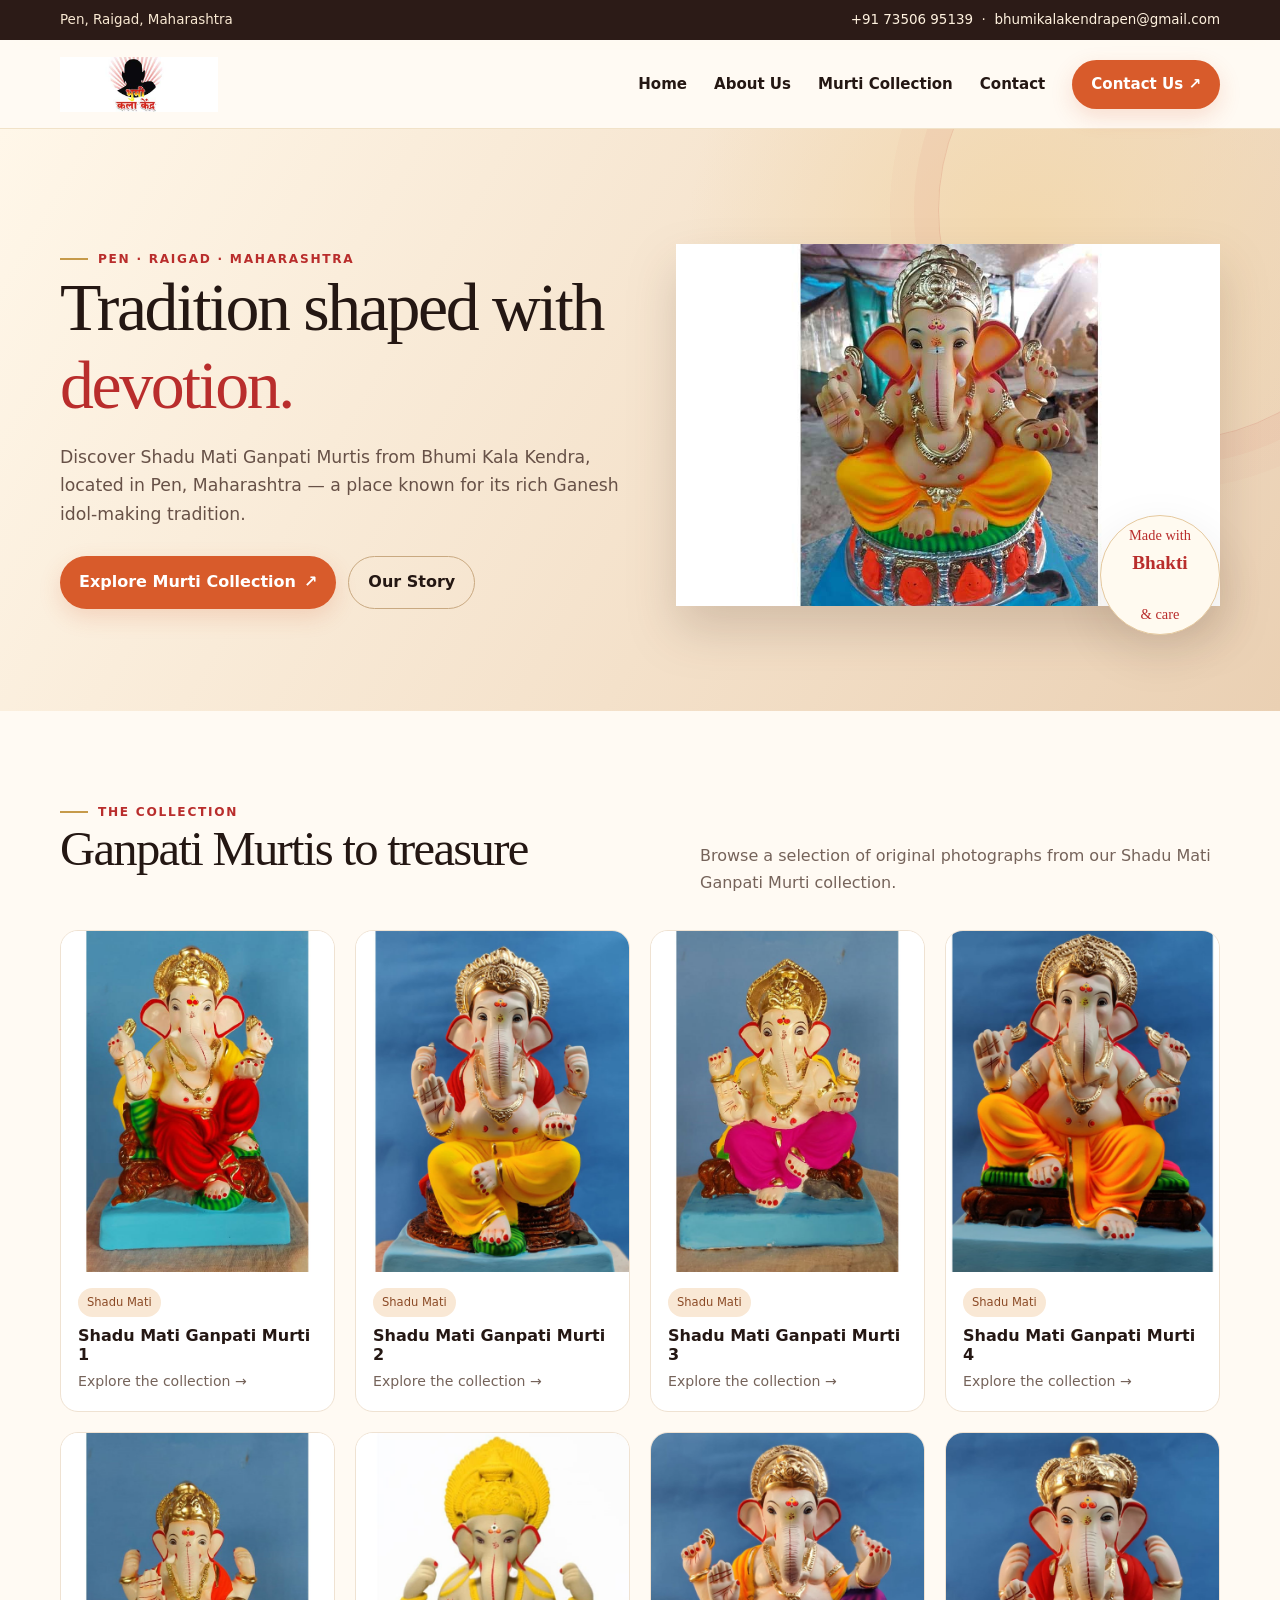
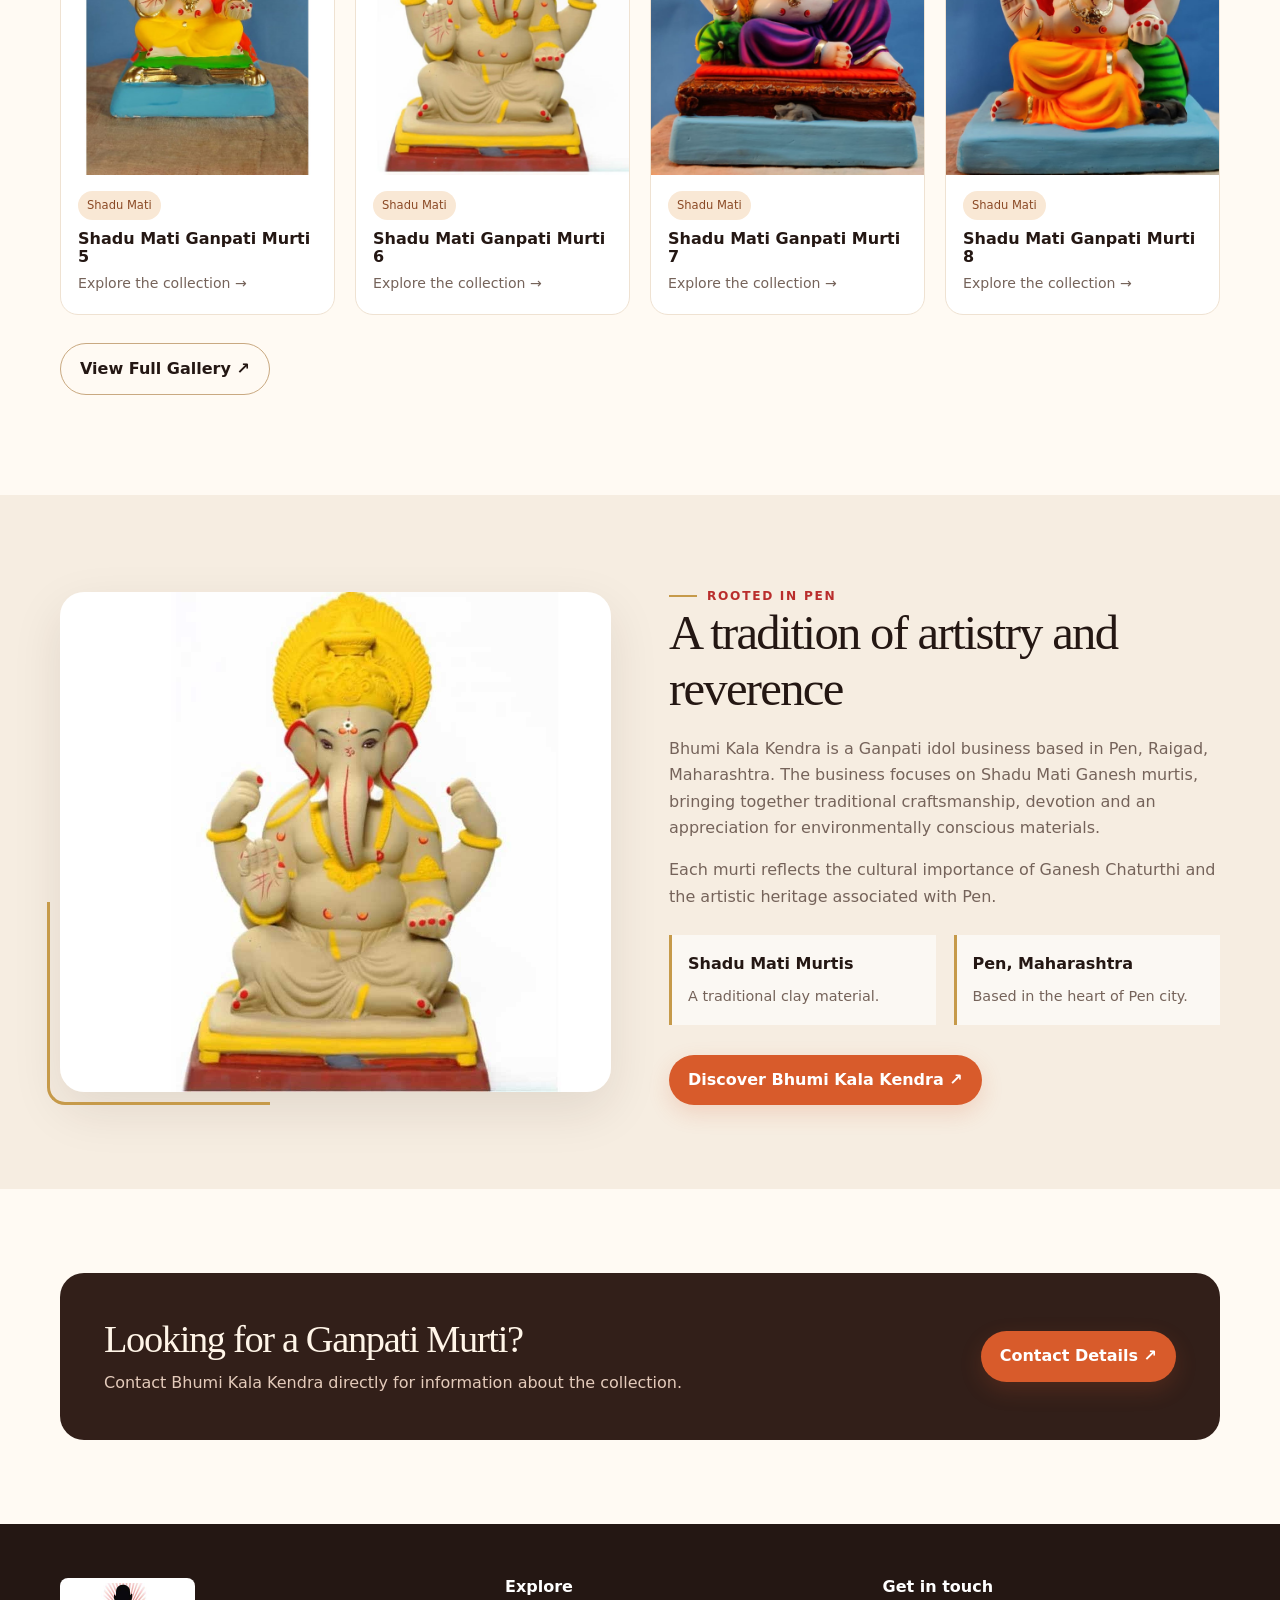
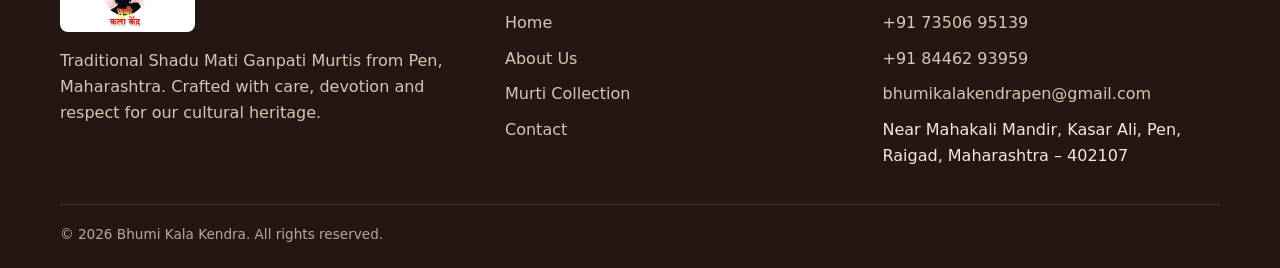
<file: index.html>
<!doctype html>
<html lang="en"><head><meta charset="utf-8"><meta name="viewport" content="width=device-width, initial-scale=1">
<title>Bhumi Kala Kendra | Pen Ganpati Murti &amp; Shadu Mati Ganesh Idols</title><meta name="description" content="Explore Shadu Mati Ganpati Murtis from Bhumi Kala Kendra in Pen, Raigad, Maharashtra. View the original murti gallery and contact the business directly.">
<meta name="theme-color" content="#fffaf3"><meta property="og:type" content="website"><meta property="og:site_name" content="Bhumi Kala Kendra"><meta property="og:title" content="Bhumi Kala Kendra | Pen Ganpati Murti &amp; Shadu Mati Ganesh Idols"><meta property="og:description" content="Explore Shadu Mati Ganpati Murtis from Bhumi Kala Kendra in Pen, Raigad, Maharashtra. View the original murti gallery and contact the business directly."><meta property="og:url" content="https://www.penganpati.com/">
<link rel="canonical" href="https://www.penganpati.com/index.html"><link rel="icon" href="assets/images/favicon.jpg"><link rel="stylesheet" href="assets/css/styles.css">
<script type="application/ld+json">{"@context":"https://schema.org","@type":"LocalBusiness","name":"Bhumi Kala Kendra","url":"https://www.penganpati.com/","email":"bhumikalakendrapen@gmail.com","telephone":["+917350695139","+918446293959"],"address":{"@type":"PostalAddress","streetAddress":"Near Mahakali Mandir, Kasar Ali","addressLocality":"Pen","addressRegion":"Maharashtra","postalCode":"402107","addressCountry":"IN"}}</script></head><body><div class="topbar"><div class="container"><span>Pen, Raigad, Maharashtra</span><span><a href="tel:+917350695139">+91 73506 95139</a> &nbsp;·&nbsp; <a href="mailto:bhumikalakendrapen@gmail.com">bhumikalakendrapen@gmail.com</a></span></div></div>
<header class="site-header"><div class="container nav-wrap"><a class="brand" href="index.html" aria-label="Bhumi Kala Kendra home"><img src="assets/images/bhumi-kala-kendra-logo.jpg" alt="Bhumi Kala Kendra logo"></a><button class="menu-toggle" aria-label="Toggle navigation" aria-expanded="false">☰</button><nav class="nav" aria-label="Main navigation"><a href="index.html" aria-current="page">Home</a><a href="about.html" >About Us</a><a href="gallery.html" >Murti Collection</a><a href="contact.html" >Contact</a><a class="nav-cta" href="contact.html">Contact Us ↗</a></nav></div></header><main><section class="hero"><div class="container hero-grid"><div><span class="eyebrow">Pen · Raigad · Maharashtra</span><h1>Tradition shaped with <em>devotion.</em></h1><p>Discover Shadu Mati Ganpati Murtis from Bhumi Kala Kendra, located in Pen, Maharashtra — a place known for its rich Ganesh idol-making tradition.</p><div class="hero-actions"><a class="btn" href="gallery.html">Explore Murti Collection <span>↗</span></a><a class="btn secondary" href="about.html">Our Story</a></div></div><div class="hero-visual"><img src="assets/images/photo-62.jpg" alt="Shadu Mati Ganpati Murti from Bhumi Kala Kendra" fetchpriority="high"><div class="hero-seal">Made with<br><strong>Bhakti</strong><br>& care</div></div></div></section>
<section class="section"><div class="container"><div class="section-head"><div><span class="eyebrow">The collection</span><h2>Ganpati Murtis to treasure</h2></div><p>Browse a selection of original photographs from our Shadu Mati Ganpati Murti collection.</p></div><div class="product-grid"><a class="product-card" href="gallery.html"><div class="photo"><img src="assets/images/photo-46.jpg" alt="Shadu Mati Ganpati Murti 1" loading="lazy" width="600" height="750"></div><div class="product-info"><span class="pill">Shadu Mati</span><h3>Shadu Mati Ganpati Murti 1</h3><p>Explore the collection →</p></div></a><a class="product-card" href="gallery.html"><div class="photo"><img src="assets/images/photo-47.jpg" alt="Shadu Mati Ganpati Murti 2" loading="lazy" width="600" height="750"></div><div class="product-info"><span class="pill">Shadu Mati</span><h3>Shadu Mati Ganpati Murti 2</h3><p>Explore the collection →</p></div></a><a class="product-card" href="gallery.html"><div class="photo"><img src="assets/images/photo-48.jpg" alt="Shadu Mati Ganpati Murti 3" loading="lazy" width="600" height="750"></div><div class="product-info"><span class="pill">Shadu Mati</span><h3>Shadu Mati Ganpati Murti 3</h3><p>Explore the collection →</p></div></a><a class="product-card" href="gallery.html"><div class="photo"><img src="assets/images/photo-49.jpg" alt="Shadu Mati Ganpati Murti 4" loading="lazy" width="600" height="750"></div><div class="product-info"><span class="pill">Shadu Mati</span><h3>Shadu Mati Ganpati Murti 4</h3><p>Explore the collection →</p></div></a><a class="product-card" href="gallery.html"><div class="photo"><img src="assets/images/photo-50.jpg" alt="Shadu Mati Ganpati Murti 5" loading="lazy" width="600" height="750"></div><div class="product-info"><span class="pill">Shadu Mati</span><h3>Shadu Mati Ganpati Murti 5</h3><p>Explore the collection →</p></div></a><a class="product-card" href="gallery.html"><div class="photo"><img src="assets/images/photo-51.jpg" alt="Shadu Mati Ganpati Murti 6" loading="lazy" width="600" height="750"></div><div class="product-info"><span class="pill">Shadu Mati</span><h3>Shadu Mati Ganpati Murti 6</h3><p>Explore the collection →</p></div></a><a class="product-card" href="gallery.html"><div class="photo"><img src="assets/images/photo-52.jpg" alt="Shadu Mati Ganpati Murti 7" loading="lazy" width="600" height="750"></div><div class="product-info"><span class="pill">Shadu Mati</span><h3>Shadu Mati Ganpati Murti 7</h3><p>Explore the collection →</p></div></a><a class="product-card" href="gallery.html"><div class="photo"><img src="assets/images/photo-53.jpg" alt="Shadu Mati Ganpati Murti 8" loading="lazy" width="600" height="750"></div><div class="product-info"><span class="pill">Shadu Mati</span><h3>Shadu Mati Ganpati Murti 8</h3><p>Explore the collection →</p></div></a></div><p style="margin-top:28px"><a class="btn secondary" href="gallery.html">View Full Gallery ↗</a></p></div></section>
<section class="section soft"><div class="container split"><div class="split-photo"><img src="assets/images/about_photo.jpg" alt="Bhumi Kala Kendra Ganpati Murti craftsmanship" loading="lazy"></div><div class="split-copy"><span class="eyebrow">Rooted in Pen</span><h2>A tradition of artistry and reverence</h2><p>Bhumi Kala Kendra is a Ganpati idol business based in Pen, Raigad, Maharashtra. The business focuses on Shadu Mati Ganesh murtis, bringing together traditional craftsmanship, devotion and an appreciation for environmentally conscious materials.</p><p>Each murti reflects the cultural importance of Ganesh Chaturthi and the artistic heritage associated with Pen.</p><div class="feature-list"><div class="feature"><strong>Shadu Mati Murtis</strong><span>A traditional clay material.</span></div><div class="feature"><strong>Pen, Maharashtra</strong><span>Based in the heart of Pen city.</span></div></div><a class="btn" href="about.html">Discover Bhumi Kala Kendra ↗</a></div></div></section>
<section class="section"><div class="container"><div class="cta-band"><div><h2>Looking for a Ganpati Murti?</h2><p>Contact Bhumi Kala Kendra directly for information about the collection.</p></div><a class="btn" href="contact.html">Contact Details ↗</a></div></div></section></main><footer class="footer"><div class="container"><div class="footer-grid"><div><img class="footer-logo" src="assets/images/bhumi-kala-kendra-logo.jpg" alt="Bhumi Kala Kendra"><p>Traditional Shadu Mati Ganpati Murtis from Pen, Maharashtra. Crafted with care, devotion and respect for our cultural heritage.</p></div><div><h3>Explore</h3><div class="footer-links"><a href="index.html">Home</a><a href="about.html">About Us</a><a href="gallery.html">Murti Collection</a><a href="contact.html">Contact</a></div></div><div><h3>Get in touch</h3><div class="footer-links"><a href="tel:+917350695139">+91 73506 95139</a><a href="tel:+918446293959">+91 84462 93959</a><a href="mailto:bhumikalakendrapen@gmail.com">bhumikalakendrapen@gmail.com</a><span>Near Mahakali Mandir, Kasar Ali, Pen, Raigad, Maharashtra – 402107</span></div></div></div><div class="copyright">© 2026 Bhumi Kala Kendra. All rights reserved.</div></div></footer><div class="lightbox" role="dialog" aria-label="Image preview" aria-modal="true"><button aria-label="Close image preview">×</button><img alt=""></div><script src="assets/js/site.js" defer></script></body></html>
</file>
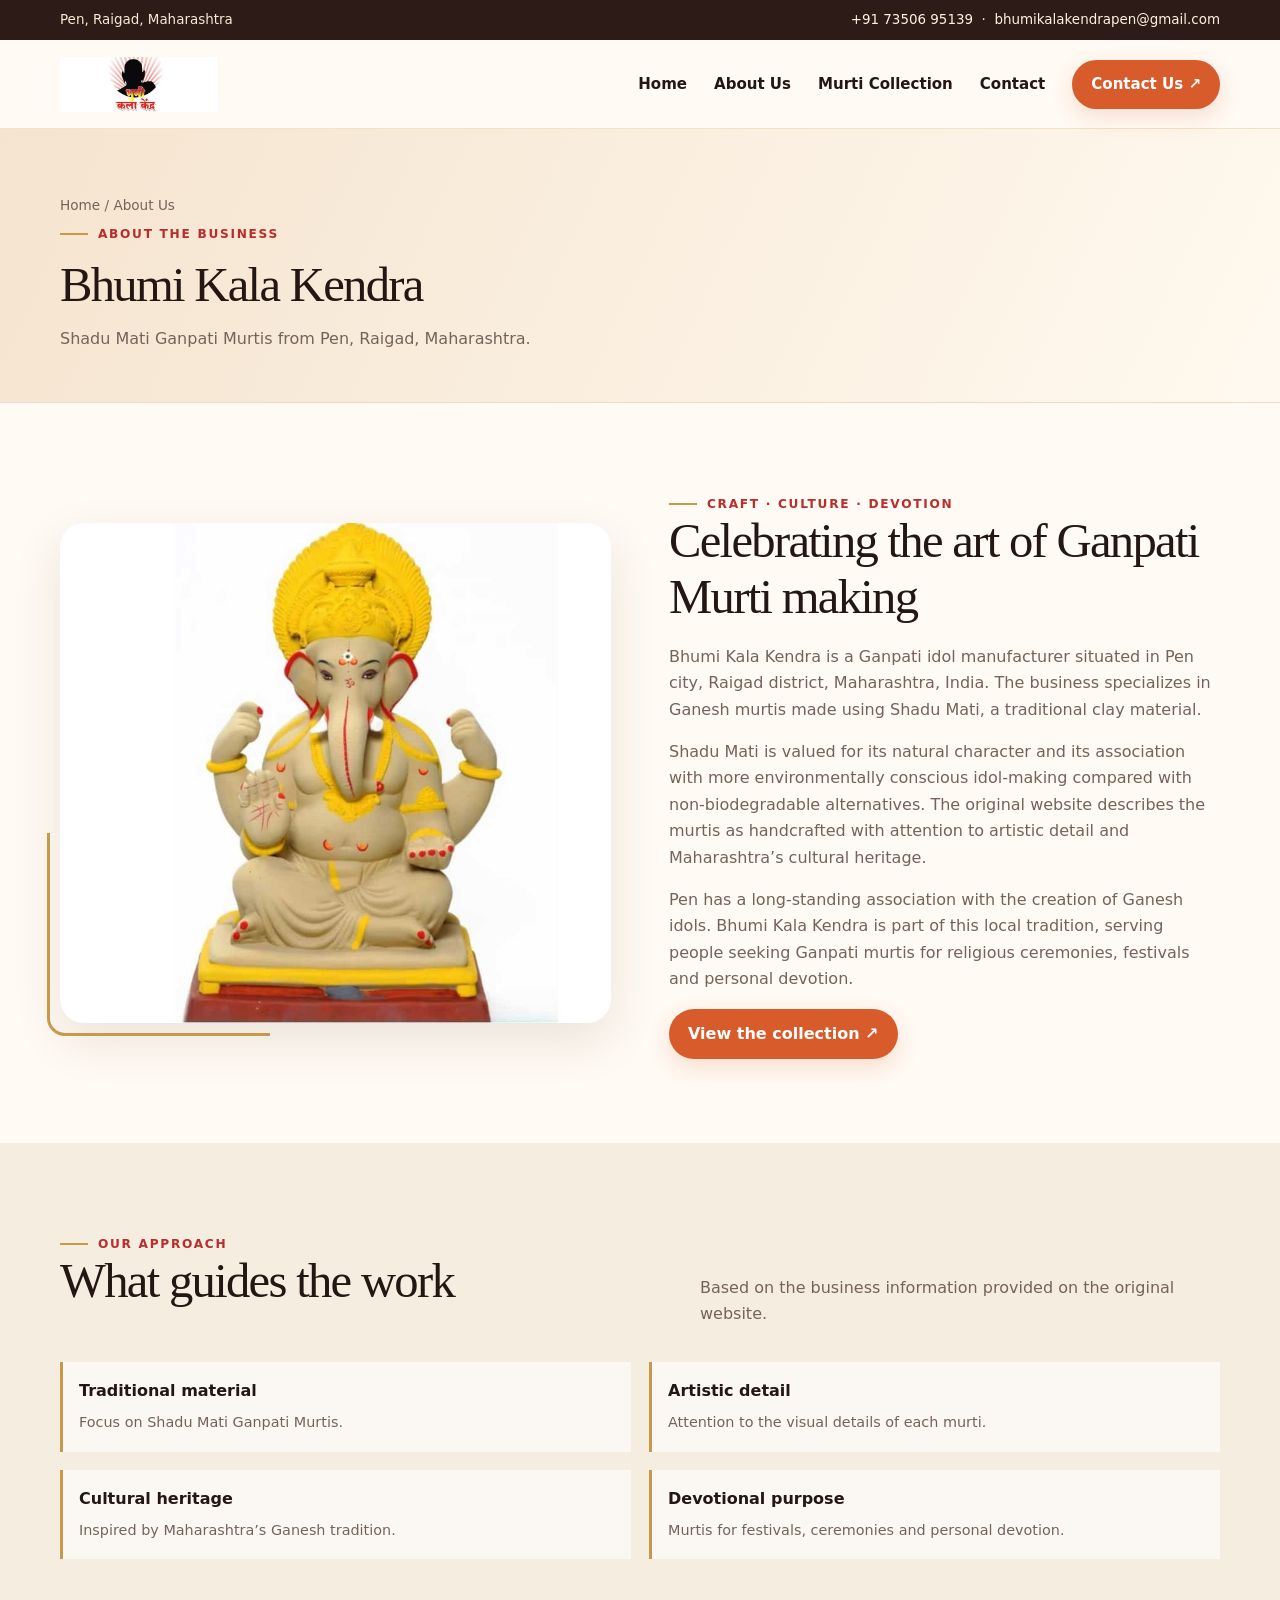
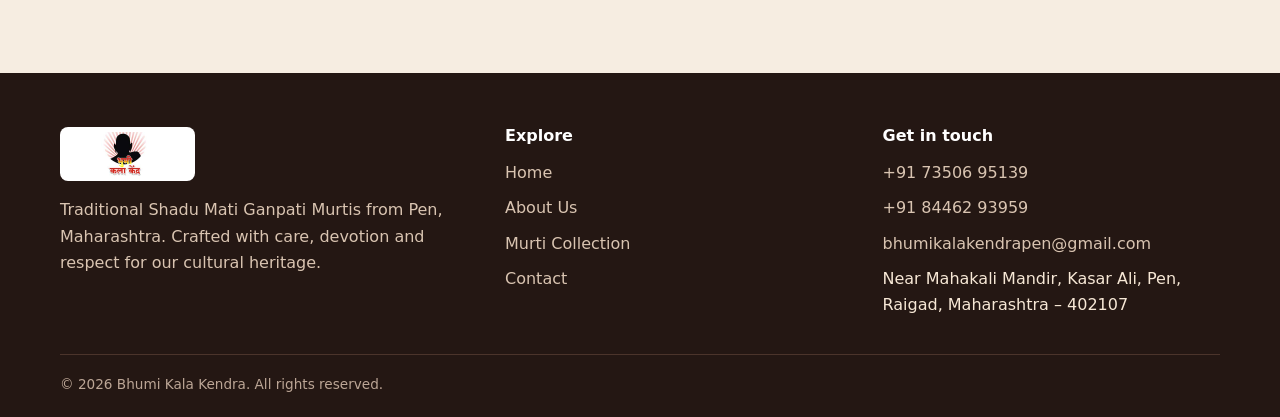
<file: about.html>
<!doctype html>
<html lang="en"><head><meta charset="utf-8"><meta name="viewport" content="width=device-width, initial-scale=1">
<title>About Bhumi Kala Kendra | Pen Ganpati Murti</title><meta name="description" content="Learn about Bhumi Kala Kendra, a Pen, Maharashtra business focused on Shadu Mati Ganpati Murtis and traditional Ganesh idol craftsmanship.">
<meta name="theme-color" content="#fffaf3"><meta property="og:type" content="website"><meta property="og:site_name" content="Bhumi Kala Kendra"><meta property="og:title" content="About Bhumi Kala Kendra | Pen Ganpati Murti"><meta property="og:description" content="Learn about Bhumi Kala Kendra, a Pen, Maharashtra business focused on Shadu Mati Ganpati Murtis and traditional Ganesh idol craftsmanship."><meta property="og:url" content="https://www.penganpati.com/">
<link rel="canonical" href="https://www.penganpati.com/about.html"><link rel="icon" href="assets/images/favicon.jpg"><link rel="stylesheet" href="assets/css/styles.css">
<script type="application/ld+json">{"@context":"https://schema.org","@type":"LocalBusiness","name":"Bhumi Kala Kendra","url":"https://www.penganpati.com/","email":"bhumikalakendrapen@gmail.com","telephone":["+917350695139","+918446293959"],"address":{"@type":"PostalAddress","streetAddress":"Near Mahakali Mandir, Kasar Ali","addressLocality":"Pen","addressRegion":"Maharashtra","postalCode":"402107","addressCountry":"IN"}}</script></head><body><div class="topbar"><div class="container"><span>Pen, Raigad, Maharashtra</span><span><a href="tel:+917350695139">+91 73506 95139</a> &nbsp;·&nbsp; <a href="mailto:bhumikalakendrapen@gmail.com">bhumikalakendrapen@gmail.com</a></span></div></div>
<header class="site-header"><div class="container nav-wrap"><a class="brand" href="index.html" aria-label="Bhumi Kala Kendra home"><img src="assets/images/bhumi-kala-kendra-logo.jpg" alt="Bhumi Kala Kendra logo"></a><button class="menu-toggle" aria-label="Toggle navigation" aria-expanded="false">☰</button><nav class="nav" aria-label="Main navigation"><a href="index.html" >Home</a><a href="about.html" aria-current="page">About Us</a><a href="gallery.html" >Murti Collection</a><a href="contact.html" >Contact</a><a class="nav-cta" href="contact.html">Contact Us ↗</a></nav></div></header><main><section class="page-hero"><div class="container"><div class="breadcrumbs"><a href="index.html">Home</a> / About Us</div><span class="eyebrow">About the business</span><h1>Bhumi Kala Kendra</h1><p>Shadu Mati Ganpati Murtis from Pen, Raigad, Maharashtra.</p></div></section><section class="section"><div class="container split"><div class="split-photo"><img src="assets/images/about_photo.jpg" alt="Ganpati Murti from Bhumi Kala Kendra" loading="lazy"></div><div class="split-copy"><span class="eyebrow">Craft · Culture · Devotion</span><h2>Celebrating the art of Ganpati Murti making</h2><p>Bhumi Kala Kendra is a Ganpati idol manufacturer situated in Pen city, Raigad district, Maharashtra, India. The business specializes in Ganesh murtis made using Shadu Mati, a traditional clay material.</p><p>Shadu Mati is valued for its natural character and its association with more environmentally conscious idol-making compared with non-biodegradable alternatives. The original website describes the murtis as handcrafted with attention to artistic detail and Maharashtra’s cultural heritage.</p><p>Pen has a long-standing association with the creation of Ganesh idols. Bhumi Kala Kendra is part of this local tradition, serving people seeking Ganpati murtis for religious ceremonies, festivals and personal devotion.</p><a class="btn" href="gallery.html">View the collection ↗</a></div></div></section><section class="section soft"><div class="container"><div class="section-head"><div><span class="eyebrow">Our approach</span><h2>What guides the work</h2></div><p>Based on the business information provided on the original website.</p></div><div class="feature-list"><div class="feature"><strong>Traditional material</strong><span>Focus on Shadu Mati Ganpati Murtis.</span></div><div class="feature"><strong>Artistic detail</strong><span>Attention to the visual details of each murti.</span></div><div class="feature"><strong>Cultural heritage</strong><span>Inspired by Maharashtra’s Ganesh tradition.</span></div><div class="feature"><strong>Devotional purpose</strong><span>Murtis for festivals, ceremonies and personal devotion.</span></div></div></div></section></main><footer class="footer"><div class="container"><div class="footer-grid"><div><img class="footer-logo" src="assets/images/bhumi-kala-kendra-logo.jpg" alt="Bhumi Kala Kendra"><p>Traditional Shadu Mati Ganpati Murtis from Pen, Maharashtra. Crafted with care, devotion and respect for our cultural heritage.</p></div><div><h3>Explore</h3><div class="footer-links"><a href="index.html">Home</a><a href="about.html">About Us</a><a href="gallery.html">Murti Collection</a><a href="contact.html">Contact</a></div></div><div><h3>Get in touch</h3><div class="footer-links"><a href="tel:+917350695139">+91 73506 95139</a><a href="tel:+918446293959">+91 84462 93959</a><a href="mailto:bhumikalakendrapen@gmail.com">bhumikalakendrapen@gmail.com</a><span>Near Mahakali Mandir, Kasar Ali, Pen, Raigad, Maharashtra – 402107</span></div></div></div><div class="copyright">© 2026 Bhumi Kala Kendra. All rights reserved.</div></div></footer><div class="lightbox" role="dialog" aria-label="Image preview" aria-modal="true"><button aria-label="Close image preview">×</button><img alt=""></div><script src="assets/js/site.js" defer></script></body></html>
</file>
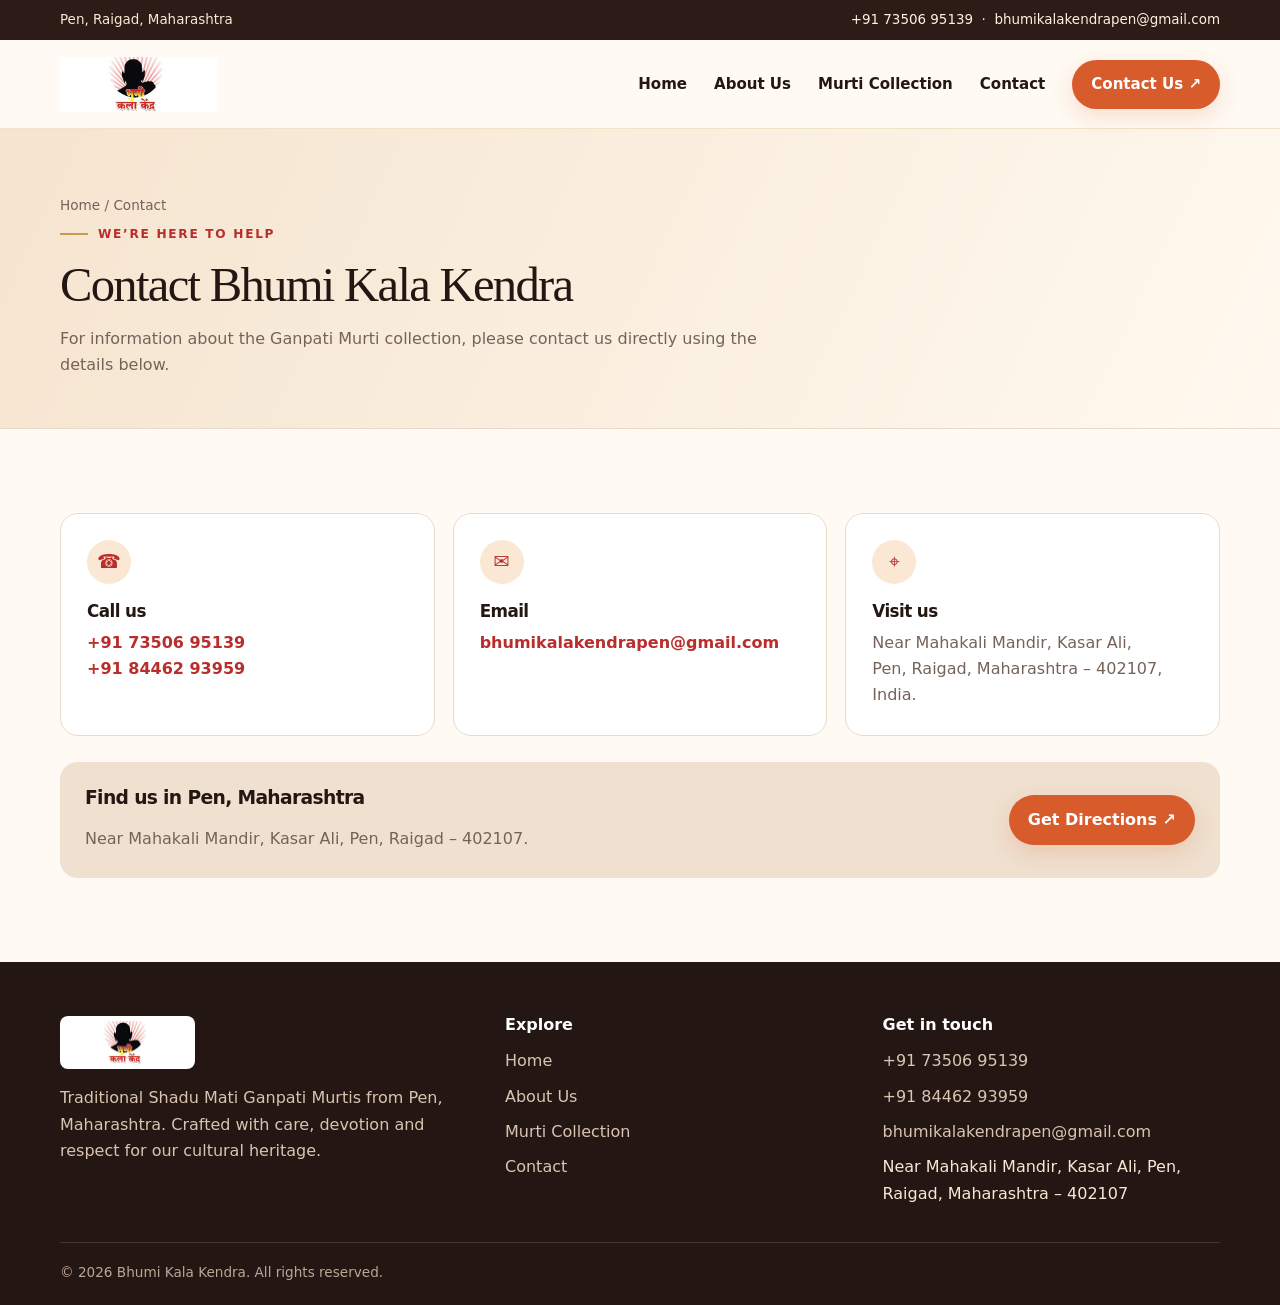
<file: contact.html>
<!doctype html>
<html lang="en"><head><meta charset="utf-8"><meta name="viewport" content="width=device-width, initial-scale=1">
<title>Contact Bhumi Kala Kendra | Pen Ganpati Murti</title><meta name="description" content="Contact Bhumi Kala Kendra in Pen, Raigad, Maharashtra for Ganpati Murti information. Phone, email and address details.">
<meta name="theme-color" content="#fffaf3"><meta property="og:type" content="website"><meta property="og:site_name" content="Bhumi Kala Kendra"><meta property="og:title" content="Contact Bhumi Kala Kendra | Pen Ganpati Murti"><meta property="og:description" content="Contact Bhumi Kala Kendra in Pen, Raigad, Maharashtra for Ganpati Murti information. Phone, email and address details."><meta property="og:url" content="https://www.penganpati.com/">
<link rel="canonical" href="https://www.penganpati.com/contact.html"><link rel="icon" href="assets/images/favicon.jpg"><link rel="stylesheet" href="assets/css/styles.css">
<script type="application/ld+json">{"@context":"https://schema.org","@type":"LocalBusiness","name":"Bhumi Kala Kendra","url":"https://www.penganpati.com/","email":"bhumikalakendrapen@gmail.com","telephone":["+917350695139","+918446293959"],"address":{"@type":"PostalAddress","streetAddress":"Near Mahakali Mandir, Kasar Ali","addressLocality":"Pen","addressRegion":"Maharashtra","postalCode":"402107","addressCountry":"IN"}}</script></head><body><div class="topbar"><div class="container"><span>Pen, Raigad, Maharashtra</span><span><a href="tel:+917350695139">+91 73506 95139</a> &nbsp;·&nbsp; <a href="mailto:bhumikalakendrapen@gmail.com">bhumikalakendrapen@gmail.com</a></span></div></div>
<header class="site-header"><div class="container nav-wrap"><a class="brand" href="index.html" aria-label="Bhumi Kala Kendra home"><img src="assets/images/bhumi-kala-kendra-logo.jpg" alt="Bhumi Kala Kendra logo"></a><button class="menu-toggle" aria-label="Toggle navigation" aria-expanded="false">☰</button><nav class="nav" aria-label="Main navigation"><a href="index.html" >Home</a><a href="about.html" >About Us</a><a href="gallery.html" >Murti Collection</a><a href="contact.html" aria-current="page">Contact</a><a class="nav-cta" href="contact.html">Contact Us ↗</a></nav></div></header><main><section class="page-hero"><div class="container"><div class="breadcrumbs"><a href="index.html">Home</a> / Contact</div><span class="eyebrow">We’re here to help</span><h1>Contact Bhumi Kala Kendra</h1><p>For information about the Ganpati Murti collection, please contact us directly using the details below.</p></div></section><section class="section"><div class="container"><div class="contact-grid"><article class="contact-card"><div class="contact-icon">☎</div><h3>Call us</h3><p><a href="tel:+917350695139">+91 73506 95139</a><br><a href="tel:+918446293959">+91 84462 93959</a></p></article><article class="contact-card"><div class="contact-icon">✉</div><h3>Email</h3><p><a href="mailto:bhumikalakendrapen@gmail.com">bhumikalakendrapen@gmail.com</a></p></article><article class="contact-card"><div class="contact-icon">⌖</div><h3>Visit us</h3><p>Near Mahakali Mandir, Kasar Ali,<br>Pen, Raigad, Maharashtra – 402107, India.</p></article></div><div class="map-panel"><div><h3>Find us in Pen, Maharashtra</h3><p style="margin:0;color:var(--muted)">Near Mahakali Mandir, Kasar Ali, Pen, Raigad – 402107.</p></div><a class="btn" href="https://www.google.com/maps/search/?api=1&query=Bhumi+Kala+Kendra%2C+Near+Mahakali+Mandir%2C+Kasar+Ali%2C+Pen%2C+Raigad%2C+Maharashtra+402107" target="_blank" rel="noopener">Get Directions ↗</a></div></div></section></main><footer class="footer"><div class="container"><div class="footer-grid"><div><img class="footer-logo" src="assets/images/bhumi-kala-kendra-logo.jpg" alt="Bhumi Kala Kendra"><p>Traditional Shadu Mati Ganpati Murtis from Pen, Maharashtra. Crafted with care, devotion and respect for our cultural heritage.</p></div><div><h3>Explore</h3><div class="footer-links"><a href="index.html">Home</a><a href="about.html">About Us</a><a href="gallery.html">Murti Collection</a><a href="contact.html">Contact</a></div></div><div><h3>Get in touch</h3><div class="footer-links"><a href="tel:+917350695139">+91 73506 95139</a><a href="tel:+918446293959">+91 84462 93959</a><a href="mailto:bhumikalakendrapen@gmail.com">bhumikalakendrapen@gmail.com</a><span>Near Mahakali Mandir, Kasar Ali, Pen, Raigad, Maharashtra – 402107</span></div></div></div><div class="copyright">© 2026 Bhumi Kala Kendra. All rights reserved.</div></div></footer><div class="lightbox" role="dialog" aria-label="Image preview" aria-modal="true"><button aria-label="Close image preview">×</button><img alt=""></div><script src="assets/js/site.js" defer></script></body></html>
</file>
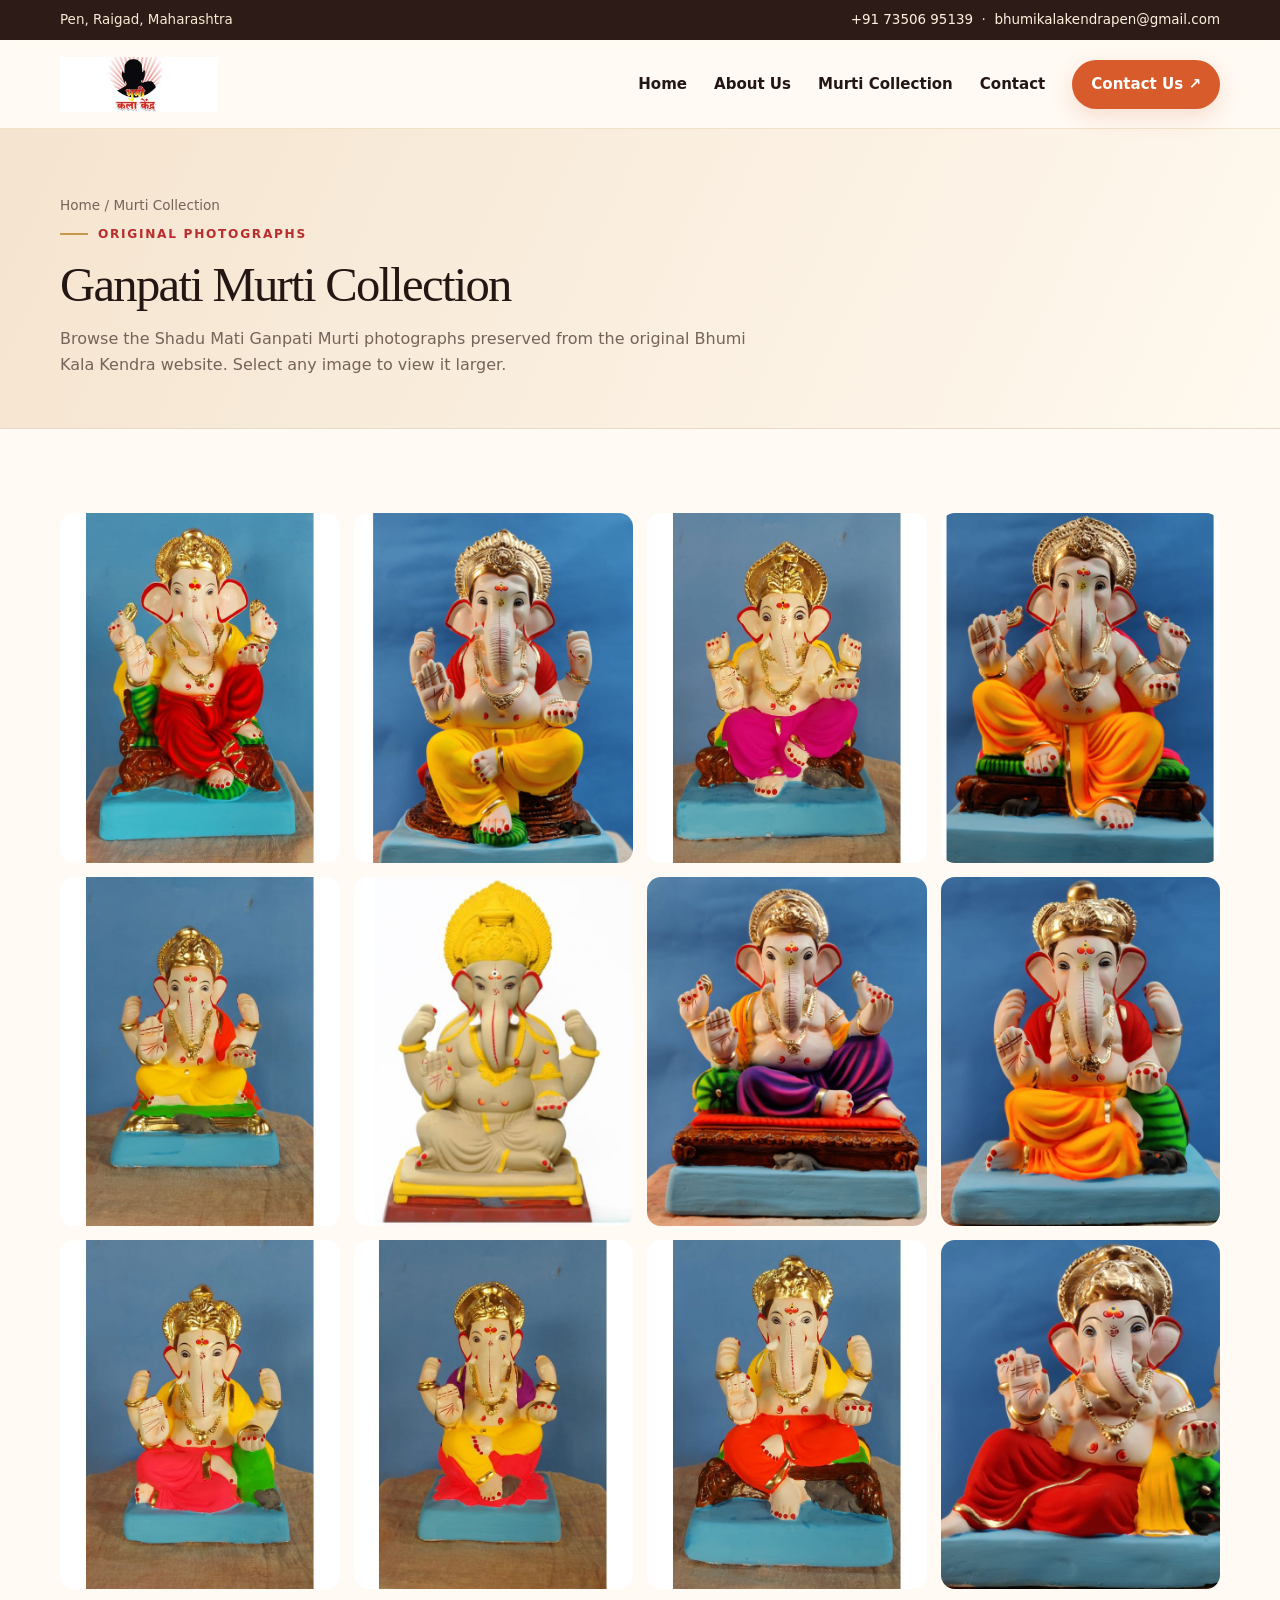
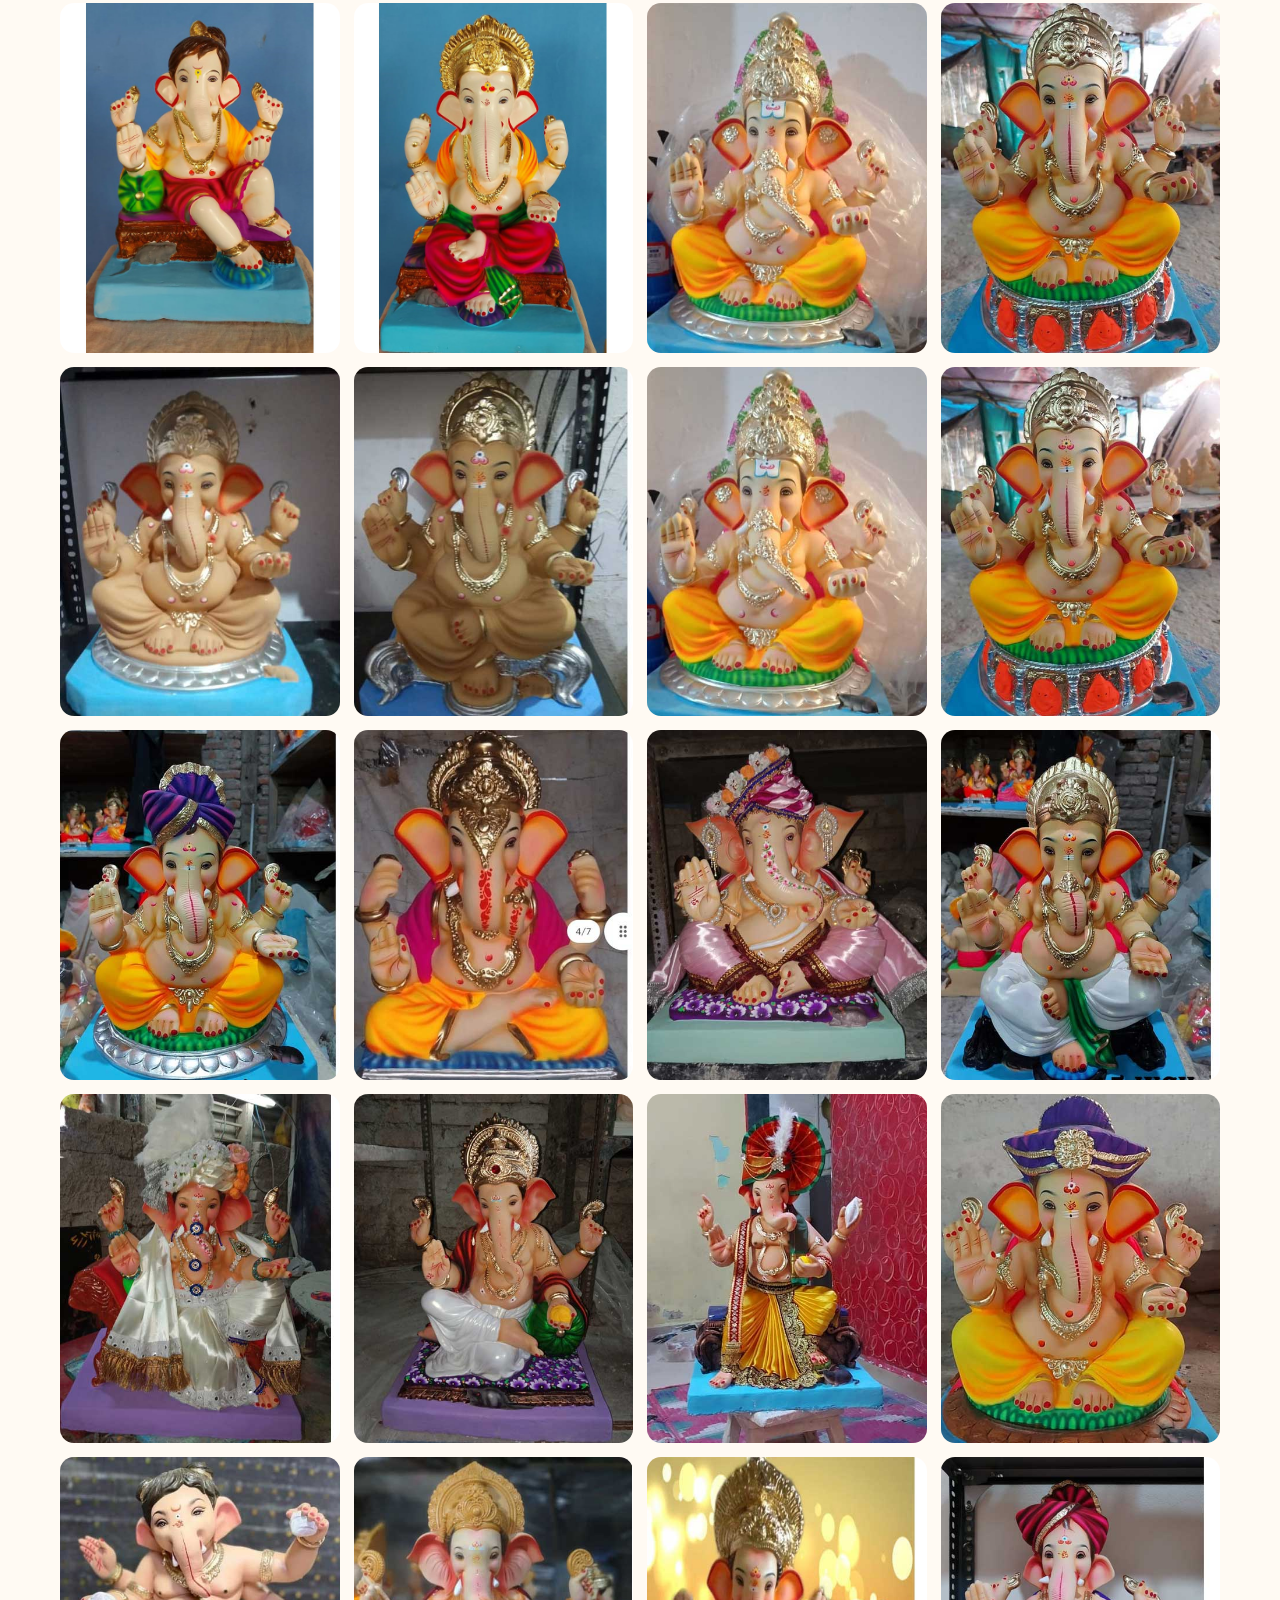
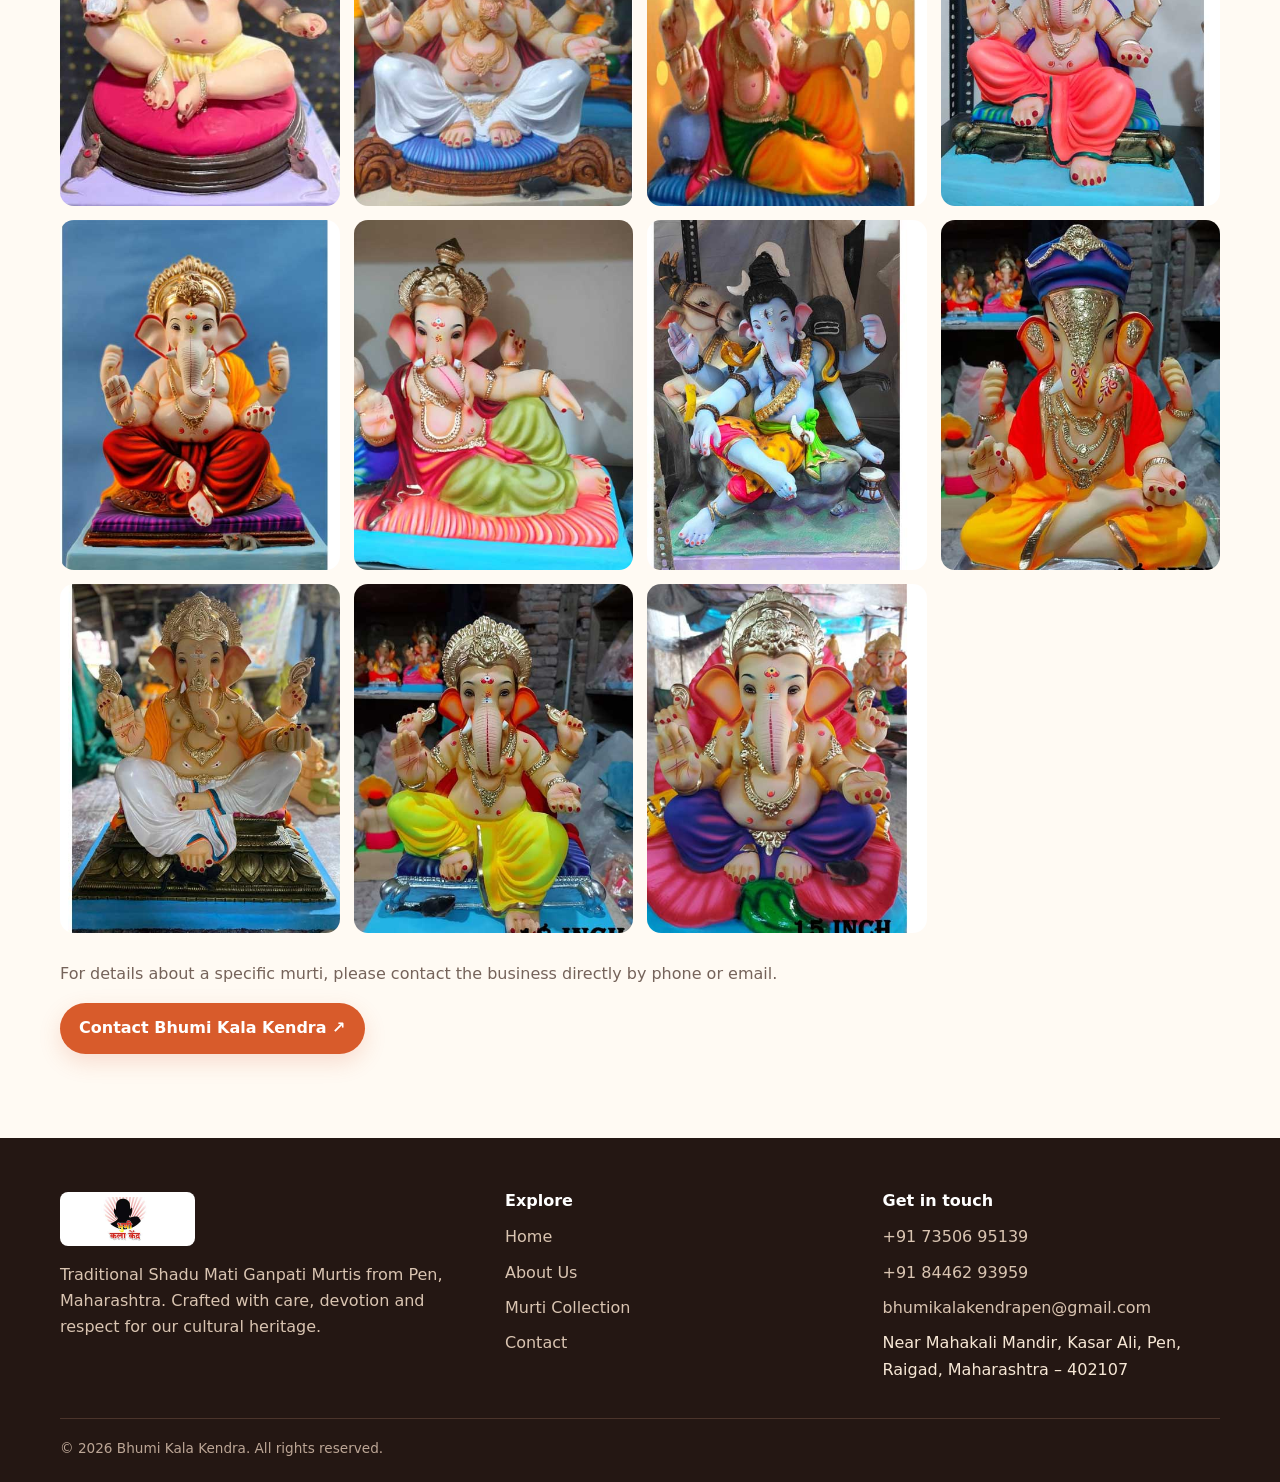
<file: gallery.html>
<!doctype html>
<html lang="en"><head><meta charset="utf-8"><meta name="viewport" content="width=device-width, initial-scale=1">
<title>Ganpati Murti Collection | Bhumi Kala Kendra Pen</title><meta name="description" content="Browse original Shadu Mati Ganpati Murti photographs from Bhumi Kala Kendra, Pen, Raigad, Maharashtra.">
<meta name="theme-color" content="#fffaf3"><meta property="og:type" content="website"><meta property="og:site_name" content="Bhumi Kala Kendra"><meta property="og:title" content="Ganpati Murti Collection | Bhumi Kala Kendra Pen"><meta property="og:description" content="Browse original Shadu Mati Ganpati Murti photographs from Bhumi Kala Kendra, Pen, Raigad, Maharashtra."><meta property="og:url" content="https://www.penganpati.com/">
<link rel="canonical" href="https://www.penganpati.com/gallery.html"><link rel="icon" href="assets/images/favicon.jpg"><link rel="stylesheet" href="assets/css/styles.css">
<script type="application/ld+json">{"@context":"https://schema.org","@type":"LocalBusiness","name":"Bhumi Kala Kendra","url":"https://www.penganpati.com/","email":"bhumikalakendrapen@gmail.com","telephone":["+917350695139","+918446293959"],"address":{"@type":"PostalAddress","streetAddress":"Near Mahakali Mandir, Kasar Ali","addressLocality":"Pen","addressRegion":"Maharashtra","postalCode":"402107","addressCountry":"IN"}}</script></head><body><div class="topbar"><div class="container"><span>Pen, Raigad, Maharashtra</span><span><a href="tel:+917350695139">+91 73506 95139</a> &nbsp;·&nbsp; <a href="mailto:bhumikalakendrapen@gmail.com">bhumikalakendrapen@gmail.com</a></span></div></div>
<header class="site-header"><div class="container nav-wrap"><a class="brand" href="index.html" aria-label="Bhumi Kala Kendra home"><img src="assets/images/bhumi-kala-kendra-logo.jpg" alt="Bhumi Kala Kendra logo"></a><button class="menu-toggle" aria-label="Toggle navigation" aria-expanded="false">☰</button><nav class="nav" aria-label="Main navigation"><a href="index.html" >Home</a><a href="about.html" >About Us</a><a href="gallery.html" aria-current="page">Murti Collection</a><a href="contact.html" >Contact</a><a class="nav-cta" href="contact.html">Contact Us ↗</a></nav></div></header><main><section class="page-hero"><div class="container"><div class="breadcrumbs"><a href="index.html">Home</a> / Murti Collection</div><span class="eyebrow">Original photographs</span><h1>Ganpati Murti Collection</h1><p>Browse the Shadu Mati Ganpati Murti photographs preserved from the original Bhumi Kala Kendra website. Select any image to view it larger.</p></div></section><section class="section"><div class="container"><div class="gallery-grid"><button class="gallery-item" data-lightbox data-full="assets/images/photo-46.jpg" aria-label="View Shadu Mati Ganpati Murti photograph 1"><img src="assets/images/photo-46.jpg" alt="Shadu Mati Ganpati Murti photograph 1" loading="lazy" width="600" height="750"></button><button class="gallery-item" data-lightbox data-full="assets/images/photo-47.jpg" aria-label="View Shadu Mati Ganpati Murti photograph 2"><img src="assets/images/photo-47.jpg" alt="Shadu Mati Ganpati Murti photograph 2" loading="lazy" width="600" height="750"></button><button class="gallery-item" data-lightbox data-full="assets/images/photo-48.jpg" aria-label="View Shadu Mati Ganpati Murti photograph 3"><img src="assets/images/photo-48.jpg" alt="Shadu Mati Ganpati Murti photograph 3" loading="lazy" width="600" height="750"></button><button class="gallery-item" data-lightbox data-full="assets/images/photo-49.jpg" aria-label="View Shadu Mati Ganpati Murti photograph 4"><img src="assets/images/photo-49.jpg" alt="Shadu Mati Ganpati Murti photograph 4" loading="lazy" width="600" height="750"></button><button class="gallery-item" data-lightbox data-full="assets/images/photo-50.jpg" aria-label="View Shadu Mati Ganpati Murti photograph 5"><img src="assets/images/photo-50.jpg" alt="Shadu Mati Ganpati Murti photograph 5" loading="lazy" width="600" height="750"></button><button class="gallery-item" data-lightbox data-full="assets/images/photo-51.jpg" aria-label="View Shadu Mati Ganpati Murti photograph 6"><img src="assets/images/photo-51.jpg" alt="Shadu Mati Ganpati Murti photograph 6" loading="lazy" width="600" height="750"></button><button class="gallery-item" data-lightbox data-full="assets/images/photo-52.jpg" aria-label="View Shadu Mati Ganpati Murti photograph 7"><img src="assets/images/photo-52.jpg" alt="Shadu Mati Ganpati Murti photograph 7" loading="lazy" width="600" height="750"></button><button class="gallery-item" data-lightbox data-full="assets/images/photo-53.jpg" aria-label="View Shadu Mati Ganpati Murti photograph 8"><img src="assets/images/photo-53.jpg" alt="Shadu Mati Ganpati Murti photograph 8" loading="lazy" width="600" height="750"></button><button class="gallery-item" data-lightbox data-full="assets/images/photo-54.jpg" aria-label="View Shadu Mati Ganpati Murti photograph 9"><img src="assets/images/photo-54.jpg" alt="Shadu Mati Ganpati Murti photograph 9" loading="lazy" width="600" height="750"></button><button class="gallery-item" data-lightbox data-full="assets/images/photo-56.jpg" aria-label="View Shadu Mati Ganpati Murti photograph 10"><img src="assets/images/photo-56.jpg" alt="Shadu Mati Ganpati Murti photograph 10" loading="lazy" width="600" height="750"></button><button class="gallery-item" data-lightbox data-full="assets/images/photo-57.jpg" aria-label="View Shadu Mati Ganpati Murti photograph 11"><img src="assets/images/photo-57.jpg" alt="Shadu Mati Ganpati Murti photograph 11" loading="lazy" width="600" height="750"></button><button class="gallery-item" data-lightbox data-full="assets/images/photo-58.jpg" aria-label="View Shadu Mati Ganpati Murti photograph 12"><img src="assets/images/photo-58.jpg" alt="Shadu Mati Ganpati Murti photograph 12" loading="lazy" width="600" height="750"></button><button class="gallery-item" data-lightbox data-full="assets/images/photo-59.jpg" aria-label="View Shadu Mati Ganpati Murti photograph 13"><img src="assets/images/photo-59.jpg" alt="Shadu Mati Ganpati Murti photograph 13" loading="lazy" width="600" height="750"></button><button class="gallery-item" data-lightbox data-full="assets/images/photo-60.jpg" aria-label="View Shadu Mati Ganpati Murti photograph 14"><img src="assets/images/photo-60.jpg" alt="Shadu Mati Ganpati Murti photograph 14" loading="lazy" width="600" height="750"></button><button class="gallery-item" data-lightbox data-full="assets/images/photo-61.jpg" aria-label="View Shadu Mati Ganpati Murti photograph 15"><img src="assets/images/photo-61.jpg" alt="Shadu Mati Ganpati Murti photograph 15" loading="lazy" width="600" height="750"></button><button class="gallery-item" data-lightbox data-full="assets/images/photo-62.jpg" aria-label="View Shadu Mati Ganpati Murti photograph 16"><img src="assets/images/photo-62.jpg" alt="Shadu Mati Ganpati Murti photograph 16" loading="lazy" width="600" height="750"></button><button class="gallery-item" data-lightbox data-full="assets/images/photo-63.jpg" aria-label="View Shadu Mati Ganpati Murti photograph 17"><img src="assets/images/photo-63.jpg" alt="Shadu Mati Ganpati Murti photograph 17" loading="lazy" width="600" height="750"></button><button class="gallery-item" data-lightbox data-full="assets/images/photo-64.jpg" aria-label="View Shadu Mati Ganpati Murti photograph 18"><img src="assets/images/photo-64.jpg" alt="Shadu Mati Ganpati Murti photograph 18" loading="lazy" width="600" height="750"></button><button class="gallery-item" data-lightbox data-full="assets/images/photo-65.jpg" aria-label="View Shadu Mati Ganpati Murti photograph 19"><img src="assets/images/photo-65.jpg" alt="Shadu Mati Ganpati Murti photograph 19" loading="lazy" width="600" height="750"></button><button class="gallery-item" data-lightbox data-full="assets/images/photo-66.jpg" aria-label="View Shadu Mati Ganpati Murti photograph 20"><img src="assets/images/photo-66.jpg" alt="Shadu Mati Ganpati Murti photograph 20" loading="lazy" width="600" height="750"></button><button class="gallery-item" data-lightbox data-full="assets/images/photo-67.jpg" aria-label="View Shadu Mati Ganpati Murti photograph 21"><img src="assets/images/photo-67.jpg" alt="Shadu Mati Ganpati Murti photograph 21" loading="lazy" width="600" height="750"></button><button class="gallery-item" data-lightbox data-full="assets/images/photo-68.jpg" aria-label="View Shadu Mati Ganpati Murti photograph 22"><img src="assets/images/photo-68.jpg" alt="Shadu Mati Ganpati Murti photograph 22" loading="lazy" width="600" height="750"></button><button class="gallery-item" data-lightbox data-full="assets/images/photo-69.jpg" aria-label="View Shadu Mati Ganpati Murti photograph 23"><img src="assets/images/photo-69.jpg" alt="Shadu Mati Ganpati Murti photograph 23" loading="lazy" width="600" height="750"></button><button class="gallery-item" data-lightbox data-full="assets/images/photo-70.jpg" aria-label="View Shadu Mati Ganpati Murti photograph 24"><img src="assets/images/photo-70.jpg" alt="Shadu Mati Ganpati Murti photograph 24" loading="lazy" width="600" height="750"></button><button class="gallery-item" data-lightbox data-full="assets/images/photo-71.jpg" aria-label="View Shadu Mati Ganpati Murti photograph 25"><img src="assets/images/photo-71.jpg" alt="Shadu Mati Ganpati Murti photograph 25" loading="lazy" width="600" height="750"></button><button class="gallery-item" data-lightbox data-full="assets/images/photo-72.jpg" aria-label="View Shadu Mati Ganpati Murti photograph 26"><img src="assets/images/photo-72.jpg" alt="Shadu Mati Ganpati Murti photograph 26" loading="lazy" width="600" height="750"></button><button class="gallery-item" data-lightbox data-full="assets/images/photo-73.jpg" aria-label="View Shadu Mati Ganpati Murti photograph 27"><img src="assets/images/photo-73.jpg" alt="Shadu Mati Ganpati Murti photograph 27" loading="lazy" width="600" height="750"></button><button class="gallery-item" data-lightbox data-full="assets/images/photo-74.jpg" aria-label="View Shadu Mati Ganpati Murti photograph 28"><img src="assets/images/photo-74.jpg" alt="Shadu Mati Ganpati Murti photograph 28" loading="lazy" width="600" height="750"></button><button class="gallery-item" data-lightbox data-full="assets/images/photo-75.jpg" aria-label="View Shadu Mati Ganpati Murti photograph 29"><img src="assets/images/photo-75.jpg" alt="Shadu Mati Ganpati Murti photograph 29" loading="lazy" width="600" height="750"></button><button class="gallery-item" data-lightbox data-full="assets/images/photo-76.jpg" aria-label="View Shadu Mati Ganpati Murti photograph 30"><img src="assets/images/photo-76.jpg" alt="Shadu Mati Ganpati Murti photograph 30" loading="lazy" width="600" height="750"></button><button class="gallery-item" data-lightbox data-full="assets/images/photo-77.jpg" aria-label="View Shadu Mati Ganpati Murti photograph 31"><img src="assets/images/photo-77.jpg" alt="Shadu Mati Ganpati Murti photograph 31" loading="lazy" width="600" height="750"></button><button class="gallery-item" data-lightbox data-full="assets/images/photo-78.jpg" aria-label="View Shadu Mati Ganpati Murti photograph 32"><img src="assets/images/photo-78.jpg" alt="Shadu Mati Ganpati Murti photograph 32" loading="lazy" width="600" height="750"></button><button class="gallery-item" data-lightbox data-full="assets/images/photo-79.jpg" aria-label="View Shadu Mati Ganpati Murti photograph 33"><img src="assets/images/photo-79.jpg" alt="Shadu Mati Ganpati Murti photograph 33" loading="lazy" width="600" height="750"></button><button class="gallery-item" data-lightbox data-full="assets/images/photo-80.jpg" aria-label="View Shadu Mati Ganpati Murti photograph 34"><img src="assets/images/photo-80.jpg" alt="Shadu Mati Ganpati Murti photograph 34" loading="lazy" width="600" height="750"></button><button class="gallery-item" data-lightbox data-full="assets/images/photo-81.jpg" aria-label="View Shadu Mati Ganpati Murti photograph 35"><img src="assets/images/photo-81.jpg" alt="Shadu Mati Ganpati Murti photograph 35" loading="lazy" width="600" height="750"></button><button class="gallery-item" data-lightbox data-full="assets/images/photo-82.jpg" aria-label="View Shadu Mati Ganpati Murti photograph 36"><img src="assets/images/photo-82.jpg" alt="Shadu Mati Ganpati Murti photograph 36" loading="lazy" width="600" height="750"></button><button class="gallery-item" data-lightbox data-full="assets/images/photo-83.jpg" aria-label="View Shadu Mati Ganpati Murti photograph 37"><img src="assets/images/photo-83.jpg" alt="Shadu Mati Ganpati Murti photograph 37" loading="lazy" width="600" height="750"></button><button class="gallery-item" data-lightbox data-full="assets/images/photo-84.jpg" aria-label="View Shadu Mati Ganpati Murti photograph 38"><img src="assets/images/photo-84.jpg" alt="Shadu Mati Ganpati Murti photograph 38" loading="lazy" width="600" height="750"></button><button class="gallery-item" data-lightbox data-full="assets/images/photo-85.jpg" aria-label="View Shadu Mati Ganpati Murti photograph 39"><img src="assets/images/photo-85.jpg" alt="Shadu Mati Ganpati Murti photograph 39" loading="lazy" width="600" height="750"></button></div><p style="margin-top:28px;color:var(--muted)">For details about a specific murti, please contact the business directly by phone or email.</p><a class="btn" href="contact.html">Contact Bhumi Kala Kendra ↗</a></div></section></main><footer class="footer"><div class="container"><div class="footer-grid"><div><img class="footer-logo" src="assets/images/bhumi-kala-kendra-logo.jpg" alt="Bhumi Kala Kendra"><p>Traditional Shadu Mati Ganpati Murtis from Pen, Maharashtra. Crafted with care, devotion and respect for our cultural heritage.</p></div><div><h3>Explore</h3><div class="footer-links"><a href="index.html">Home</a><a href="about.html">About Us</a><a href="gallery.html">Murti Collection</a><a href="contact.html">Contact</a></div></div><div><h3>Get in touch</h3><div class="footer-links"><a href="tel:+917350695139">+91 73506 95139</a><a href="tel:+918446293959">+91 84462 93959</a><a href="mailto:bhumikalakendrapen@gmail.com">bhumikalakendrapen@gmail.com</a><span>Near Mahakali Mandir, Kasar Ali, Pen, Raigad, Maharashtra – 402107</span></div></div></div><div class="copyright">© 2026 Bhumi Kala Kendra. All rights reserved.</div></div></footer><div class="lightbox" role="dialog" aria-label="Image preview" aria-modal="true"><button aria-label="Close image preview">×</button><img alt=""></div><script src="assets/js/site.js" defer></script></body></html>
</file>
<file: assets/css/styles.css>
:root{--ink:#241713;--muted:#75635a;--paper:#fffaf3;--cream:#f6ede1;--saffron:#d85b2b;--red:#b92d2c;--gold:#c69a4a;--line:#eadbc8;--white:#fff;--shadow:0 18px 50px rgba(52,28,16,.10)}
*{box-sizing:border-box}html{scroll-behavior:smooth}body{margin:0;background:var(--paper);color:var(--ink);font-family:Inter,ui-sans-serif,system-ui,-apple-system,"Segoe UI",sans-serif;line-height:1.65}img{max-width:100%;display:block}a{color:inherit;text-decoration:none}a:hover{color:var(--saffron)}.container{width:min(1160px,calc(100% - 40px));margin:auto}.topbar{background:#2c1b17;color:#f9e9d3;font-size:.84rem}.topbar .container{display:flex;justify-content:space-between;gap:15px;padding:9px 0;flex-wrap:wrap}.topbar a{color:#fff2df}.site-header{position:sticky;top:0;z-index:20;background:rgba(255,250,243,.95);backdrop-filter:blur(14px);border-bottom:1px solid rgba(198,154,74,.25)}.nav-wrap{display:flex;align-items:center;justify-content:space-between;gap:24px;min-height:88px}.brand img{width:158px;height:auto;max-height:78px;object-fit:contain}.nav{display:flex;align-items:center;gap:27px;font-weight:650;font-size:.94rem}.nav a{padding:10px 0}.nav .nav-cta,.btn{background:var(--saffron);color:#fff!important;padding:12px 19px;border-radius:999px;display:inline-flex;align-items:center;justify-content:center;gap:8px;font-weight:750;box-shadow:0 8px 22px rgba(216,91,43,.18);transition:transform .2s,background .2s}.nav .nav-cta:hover,.btn:hover{background:#b94420;transform:translateY(-2px)}.menu-toggle{display:none;border:1px solid var(--line);background:white;border-radius:12px;padding:10px 13px;font-size:1.1rem}.hero{position:relative;overflow:hidden;background:radial-gradient(circle at 80% 20%,#f2d8ae 0,transparent 30%),linear-gradient(120deg,#fff7e9,#f4e1ca 58%,#ead0b3);padding:76px 0 66px}.hero:after{content:"";position:absolute;width:460px;height:460px;border:1px solid rgba(185,45,44,.15);border-radius:50%;right:-120px;top:-150px;box-shadow:0 0 0 24px rgba(185,45,44,.035),0 0 0 48px rgba(185,45,44,.025)}.hero-grid{display:grid;grid-template-columns:1.02fr .98fr;align-items:center;gap:50px;position:relative;z-index:1}.eyebrow{display:inline-flex;align-items:center;gap:10px;color:var(--red);font-weight:800;text-transform:uppercase;letter-spacing:.14em;font-size:.76rem}.eyebrow:before{content:"";width:28px;height:2px;background:var(--gold)}h1,h2,h3{line-height:1.15;margin:0 0 18px;letter-spacing:-.035em}h1{font-family:Georgia,"Times New Roman",serif;font-size:clamp(2.8rem,5.3vw,5rem);font-weight:500;max-width:700px}h1 em{font-style:normal;color:var(--red)}.hero p{color:#675147;font-size:1.08rem;max-width:600px;margin:0 0 28px}.hero-actions{display:flex;flex-wrap:wrap;gap:12px}.btn.secondary{background:transparent;color:var(--ink)!important;border:1px solid #c9a981;box-shadow:none}.hero-visual{position:relative;min-height:430px}.hero-visual img{width:100%;height:440px;object-fit:contain;filter:drop-shadow(0 24px 24px rgba(62,31,16,.17));position:relative;z-index:2}.hero-seal{position:absolute;right:0;bottom:10px;background:#fffaf0;border:1px solid #e5c99f;border-radius:50%;width:120px;height:120px;display:grid;place-content:center;text-align:center;color:var(--red);font-family:Georgia,serif;box-shadow:var(--shadow);z-index:3;font-size:.9rem}.hero-seal strong{font-size:1.2rem}.section{padding:84px 0}.section.soft{background:var(--cream)}.section-head{display:flex;justify-content:space-between;align-items:end;gap:30px;margin-bottom:34px}.section-head h2,.split-copy h2,.page-hero h1{font-family:Georgia,"Times New Roman",serif;font-size:clamp(2rem,3.8vw,3.2rem);font-weight:500}.section-head p{max-width:520px;color:var(--muted);margin:0}.text-link{color:var(--red);font-weight:800;white-space:nowrap}.product-grid{display:grid;grid-template-columns:repeat(4,1fr);gap:20px}.product-card{background:white;border:1px solid #efe2d2;border-radius:18px;overflow:hidden;transition:transform .25s,box-shadow .25s}.product-card:hover{transform:translateY(-5px);box-shadow:var(--shadow)}.product-card .photo{background:#f3e9dc;aspect-ratio:4/5;overflow:hidden}.product-card img{width:100%;height:100%;object-fit:cover;transition:transform .45s}.product-card:hover img{transform:scale(1.04)}.product-info{padding:16px 17px 18px}.product-info h3{font-size:1rem;margin:0 0 6px;letter-spacing:0}.product-info p{color:var(--muted);font-size:.88rem;margin:0}.pill{font-size:.72rem;color:#8b4a26;background:#f9e8d5;border-radius:999px;padding:5px 9px;display:inline-block;margin-bottom:10px}.split{display:grid;grid-template-columns:1fr 1fr;gap:58px;align-items:center}.split-photo{position:relative}.split-photo img{height:500px;width:100%;object-fit:cover;border-radius:24px;box-shadow:var(--shadow)}.split-photo:after{content:"";position:absolute;left:-13px;bottom:-13px;width:40%;height:40%;border-left:3px solid var(--gold);border-bottom:3px solid var(--gold);border-radius:0 0 0 18px;pointer-events:none}.split-copy p{color:var(--muted)}.feature-list{display:grid;grid-template-columns:1fr 1fr;gap:18px;margin:25px 0 30px}.feature{padding:16px;border-left:3px solid var(--gold);background:rgba(255,255,255,.62)}.feature strong{display:block;margin-bottom:5px}.feature span{font-size:.9rem;color:var(--muted)}.gallery-grid{display:grid;grid-template-columns:repeat(4,1fr);gap:14px}.gallery-item{padding:0;border:0;background:none;border-radius:14px;overflow:hidden;cursor:zoom-in;aspect-ratio:4/5}.gallery-item img{width:100%;height:100%;object-fit:cover;transition:transform .4s}.gallery-item:hover img{transform:scale(1.05)}.cta-band{background:#321f19;color:#fff5e8;padding:44px;border-radius:24px;display:flex;align-items:center;justify-content:space-between;gap:30px}.cta-band h2{font-family:Georgia,serif;font-weight:500;font-size:clamp(1.8rem,3vw,2.6rem);margin-bottom:8px}.cta-band p{color:#e4cbbb;margin:0}.page-hero{padding:65px 0 50px;background:linear-gradient(115deg,#f5e4cf,#fff9ef);border-bottom:1px solid var(--line)}.page-hero h1{margin:14px 0 12px}.page-hero p{max-width:700px;color:var(--muted);margin:0}.contact-grid{display:grid;grid-template-columns:repeat(3,1fr);gap:18px}.contact-card{background:#fff;border:1px solid var(--line);border-radius:18px;padding:26px}.contact-icon{width:44px;height:44px;border-radius:50%;display:grid;place-items:center;background:#fae7d4;color:var(--red);font-size:1.2rem;margin-bottom:18px}.contact-card h3{font-size:1.05rem;margin-bottom:8px}.contact-card p{margin:0;color:var(--muted);overflow-wrap:anywhere}.contact-card a{font-weight:700;color:var(--red)}.map-panel{margin-top:26px;background:#efe0cf;padding:25px;border-radius:18px;display:flex;justify-content:space-between;align-items:center;gap:20px}.footer{background:#241713;color:#f7e8d6;padding:54px 0 22px}.footer-grid{display:grid;grid-template-columns:1.2fr 1fr 1fr;gap:40px}.footer-logo{width:135px;max-height:85px;object-fit:contain;background:white;border-radius:8px;padding:5px;margin-bottom:16px}.footer p,.footer a{color:#d9c4b1}.footer h3{font-size:1rem;color:#fff;margin-bottom:14px;letter-spacing:0}.footer-links{display:grid;gap:9px}.copyright{border-top:1px solid #4b342b;margin-top:35px;padding-top:18px;color:#bca696;font-size:.85rem}.breadcrumbs{font-size:.85rem;color:var(--muted)}.lightbox{position:fixed;inset:0;background:rgba(22,12,8,.92);z-index:50;display:none;align-items:center;justify-content:center;padding:30px}.lightbox.open{display:flex}.lightbox img{max-width:min(100%,1000px);max-height:85vh;object-fit:contain}.lightbox button{position:absolute;top:18px;right:22px;background:white;border:0;border-radius:50%;width:44px;height:44px;font-size:1.4rem;cursor:pointer}.empty-note{background:#fff;border:1px dashed var(--line);padding:18px;border-radius:14px;color:var(--muted)}:focus-visible{outline:3px solid #e5a34d;outline-offset:3px}
@media(max-width:950px){.nav{gap:15px}.hero-grid{gap:25px}.product-grid{grid-template-columns:repeat(3,1fr)}.gallery-grid{grid-template-columns:repeat(3,1fr)}}
@media(max-width:760px){.container{width:min(100% - 30px,600px)}.topbar .container{justify-content:center;text-align:center}.nav-wrap{min-height:74px}.brand img{width:125px}.menu-toggle{display:block}.nav{display:none;position:absolute;top:100%;left:0;right:0;background:var(--paper);border-bottom:1px solid var(--line);padding:18px 22px 24px;flex-direction:column;align-items:stretch;gap:5px}.nav.open{display:flex}.nav a{padding:10px}.nav .nav-cta{text-align:center}.hero{padding:48px 0 35px}.hero-grid,.split{grid-template-columns:1fr}.hero-grid{gap:15px}.hero-visual{min-height:280px;order:-1}.hero-visual img{height:300px}.hero-seal{width:90px;height:90px;font-size:.75rem;right:5px}.hero-seal strong{font-size:1rem}h1{font-size:clamp(2.55rem,12vw,4rem)}.section{padding:58px 0}.section-head{display:block}.section-head p{margin-top:10px}.section-head .text-link{display:inline-block;margin-top:14px}.product-grid{grid-template-columns:repeat(2,1fr);gap:12px}.product-info{padding:12px}.product-info h3{font-size:.92rem}.gallery-grid{grid-template-columns:repeat(2,1fr);gap:10px}.split{gap:28px}.split-photo img{height:360px}.feature-list{grid-template-columns:1fr}.cta-band{padding:28px;display:block}.cta-band .btn{margin-top:20px}.contact-grid{grid-template-columns:1fr}.map-panel{align-items:flex-start;flex-direction:column}.footer-grid{grid-template-columns:1fr;gap:28px}.page-hero{padding:44px 0 35px}}
@media(prefers-reduced-motion:reduce){html{scroll-behavior:auto}*,*:before,*:after{transition:none!important;animation:none!important}}
</file>
